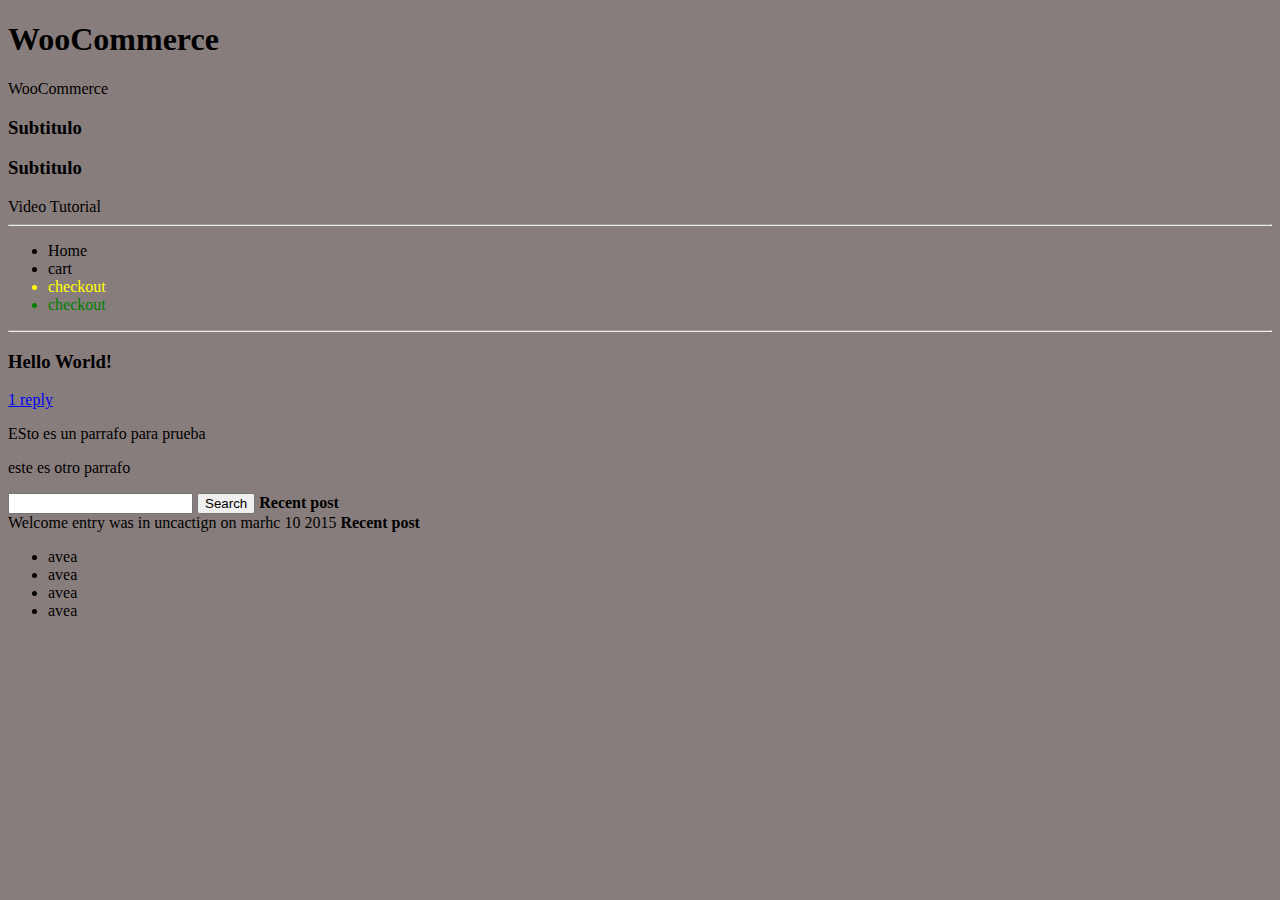
<file: 5-navegador-html-css/5.2 more/index.html>
<!DOCTYPE html>
<html lang="en">
<head>
    <meta charset="UTF-8">
    <meta name="viewport" content="width=device-width, initial-scale=1.0" type="text/css">
    <title>Document</title>
    <link rel="stylesheet" href="./styles.css"
</head>
<body>
    <!--Esto es preferible que lo guardemos dentro de una etiqueta como header-->
    <header>
    <h1 id="page-name">WooCommerce</h1>
    <span>WooCommerce</span>
    <h3> Subtitulo</h3>
    <h3> Subtitulo</h3>
    <span>Video</span>
    <span>Tutorial </span>
    <nav>
        <hr> <!--las lineas que se atraviesan-->
        <ul>
            <li>Home</li><!--lista es li-->
            <li>cart</li>
            <li id="id-main" class="element-menu">checkout</li>
            <li class="element-menu">checkout</li>
            
        </ul>
        <hr>  
    </header>
    </nav>
    <main>
        <article>
            <h3 class="article-tittle"> Hello World!</h3>
            <a href="#">1 reply</a>
            <p> ESto es un parrafo para prueba</p>
            <p> este es otro parrafo</p>
            <aside>
                <input type = "text"><!--es la caja blanca de busqueda--> 
                <button>Search </button>
                <strong> Recent post</strong>
            </aside>
            <span> Welcome entry was in uncactign on marhc 10 2015</span>
            <strong> Recent post</strong>
            <ul>
                <li>avea</li>
                <li>avea</li>
                <li>avea</li>
                <li>avea</li>
            </ul>
        </article>

    </main>
</body>
</html>
</file>
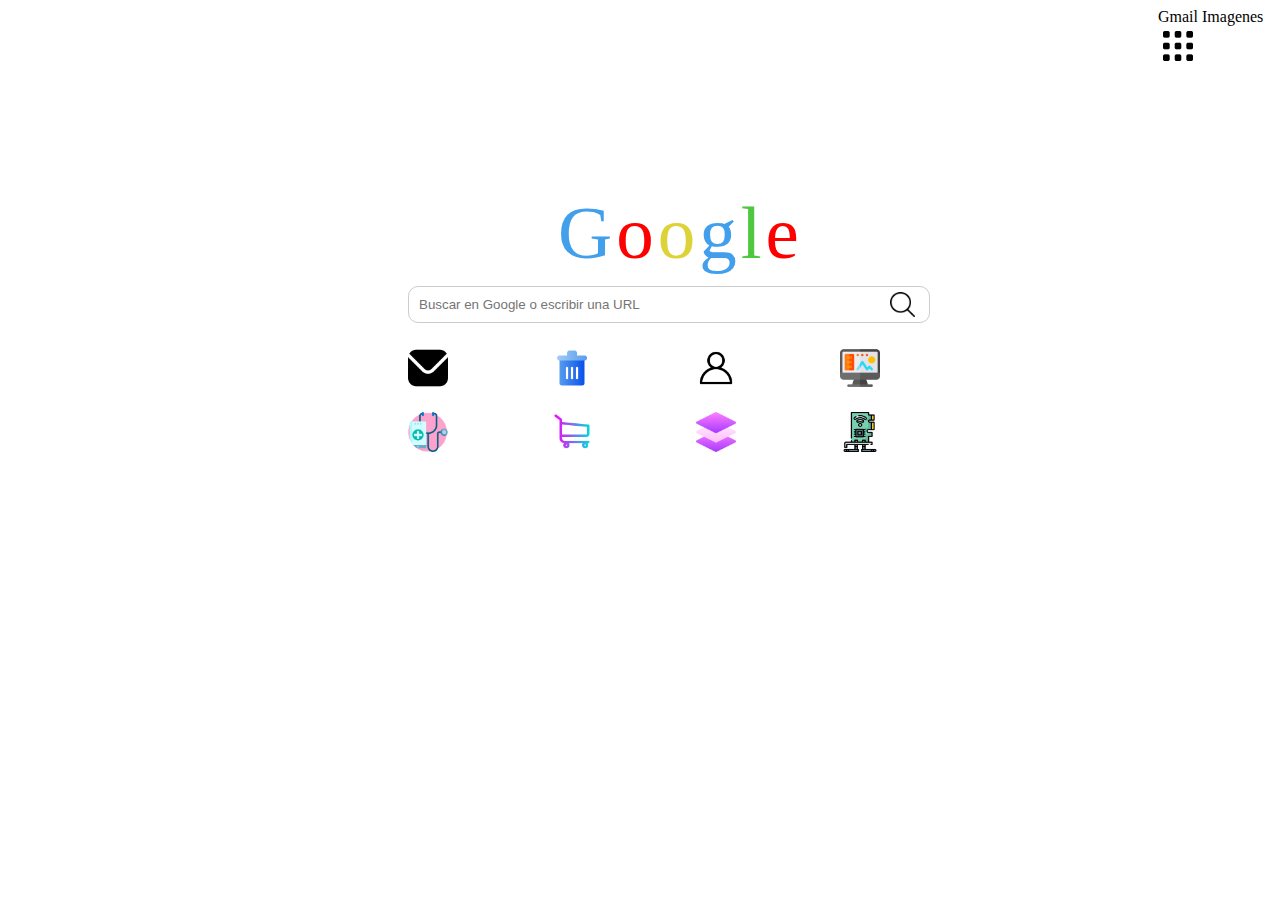
<file: 5-navegador-html-css/clongoogle/index.html>
<!DOCTYPE html>
<html lang="en">
<head>
    <meta charset="UTF-8">
    <meta name="viewport" content="width=device-width, initial-scale=1.0">
    <link rel="icon" href="/gen28-intro-a-la-web-Martin_Perez/5-navegador-html-css/clongoogle/" type="image/x-icon">
    <title>Google</title>
    <link rel="stylesheet" href="./styles.css"
</head>

<body>
    <nav class="Barra">
        <span>Gmail </span>
        <span>Imagenes</span>
        <img src="menu.png" class="logos" alt="Logo empresa" \>

    </nav>
    <article class="bodi">
    <div class="Google">
    <span class="titulo1">G</span>
    <span class="titulo2">o</span>
    <span class="titulo3">o</span>
    <span class="titulo4">g</span>
    <span class="titulo5">l</span>
    <span class="titulo6">e</span>
    </div>
                                    <!--es la caja blanca de busqueda-->
    <div class="contenedor-input">
        <section>  <input type = "text" class="Redondo" placeholder= "Buscar en Google o escribir una URL"></section>
        <img src="simbolo-de-la-interfaz-de-busqueda.png"\>
    </div>
    <article class="Logos">
        <img src="sobre.png" class="logos" alt="Logo empresa" \>
        <img src="basura.png" class="logos" alt="Logo empresa" \>
        <img src="usuario.png" class="logos" alt="Logo empresa" \>
        <img src="diseno.png" class="logos" alt="Logo empresa" \>
        <br/>
        <img src="app-medica.png" class="logos" alt="Logo empresa" \>
        <img src="carrito-de-compras.png" class="logos" alt="Logo empresa" \>
        <img src="capa.png" class="logos" alt="Logo empresa" \>
        <img src="tarjeta-de-interfaz-de-red.png" class="logos" alt="Logo empresa" \>
        
    </article>
    </article>
</body>
</html>
</file>
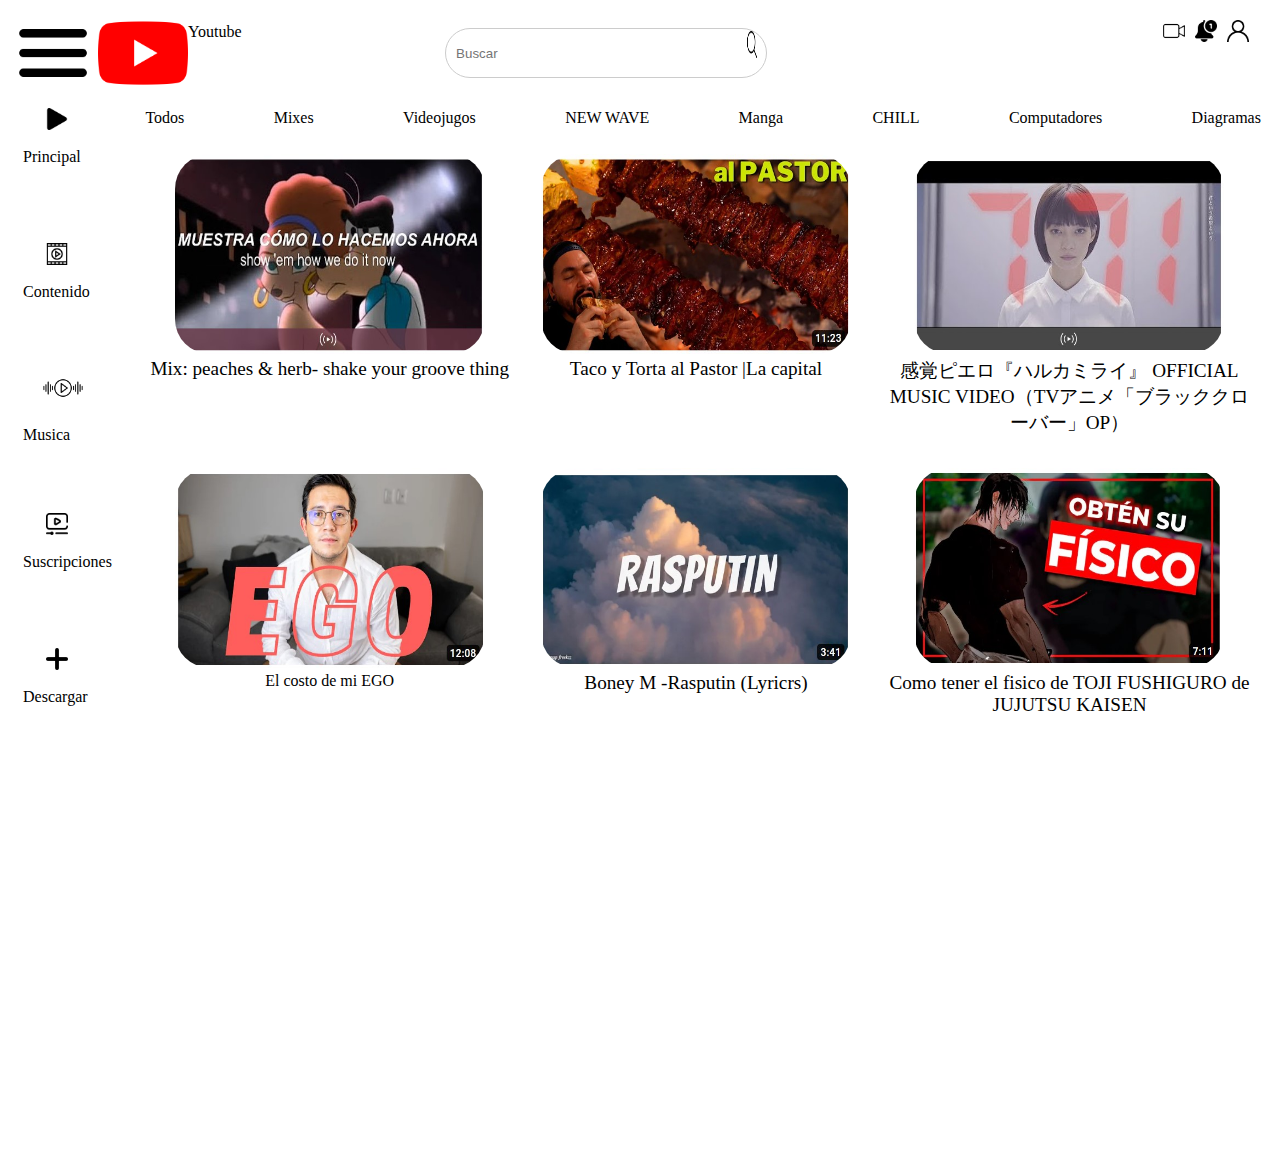
<file: 5-navegador-html-css/Youtube/index.html>
<!DOCTYPE html>
<html lang="en">
<head>
    <meta charset="UTF-8">
    <meta name="viewport" content="width=device-width, initial-scale=1.0">
    <link rel="stylesheet" href="styles.css">
    <title>Youtube</title>
</head>
<body>
    <div class="grid-layout">
        <div class="c1">
            <div class="item-barra">
                <img class="logoyutu1" src="menu.png"  alt="Logo empresa" \>
                <img class="logoyutu2" src="youtube.png"\>
                <span class="titulo1"> Youtube</span>
            </div>
            <div class="item-barra">
            <input type = "text" class="Redondo" placeholder= "Buscar ">
            <img class="busquedalogo" src="simbolo-de-la-interfaz-de-busqueda.png"\>
            </div>
            <div class="item-barra usuario">
                <img class="logoyutu3" src="camara-de-video.png"\>
                <img class="logoyutu4" src="activo.png"\>
                <img class="logoyutu5" src="usuario-1.png"\>
            </div>

        </div>
        
        <main class="grid-main">
            <div class="menu">
                <div class="Logos">
                    <div class="caja-2lateral">
                        <img src="punta-de-flecha-del-boton-de-reproduccion.png" class="logos" alt="Logo empresa" \>
                        <br>
                        <span class="Barra-lateral">Principal</span>
                    </div>
                    <div class="caja-2lateral">
                        <img src="reproductor-de-video.png" class="logos" alt="Logo empresa" \>
                        <br>
                        <span class="Barra-lateral">Contenido</span>
                    </div>
                    <div class="caja-2lateral">
                        <img src="reproductor-de-musica.png" class="logosmusica" alt="Logo empresa" \>
                        <br>
                        <span class="Barra-lateral">Musica</span>
                    </div>
                    <div class="caja-2lateral">
                        <img src="video-marketing.png" class="logos" alt="Logo empresa" \>
                        <br>
                        <span class="Barra-lateral">Suscripciones</span>
                    </div>
                    <div class="caja-2lateral">
                        <img src="anadir.png" class="logos" alt="Logo empresa" \>    
                        <br>
                        <span class="Barra-lateral">Descargar</span>
                    </div>
        
                    </div>
            </div>
            <div>
                    <div class="caja c4">
                        <span class="contenidoc4">Todos</span>
                        <span class="contenidoc4">Mixes</span>
                        <span class="contenidoc4">Videojugos</span>
                        <span class="contenidoc4">NEW WAVE</span>
                        <span class="contenidoc4">Manga</span>
                        <span class="contenidoc4">CHILL</span>
                        <span class="contenidoc4">Computadores</span>
                        <span class="contenidoc4">Diagramas</span>
                    </div>
                <div class="videos">
                    <div class="c3">
                        <div class="cajitas">
                            <img src="Screenshot_1.png" class= "imagen" alt="Logo empresa" \>    
                        <br>
                        <span class="barrabajo">Mix: peaches & herb- shake your groove thing </span>
                        </div>
                        <div class="cajitas">
                            <img src="Screenshot_2.jpg" class= "imagen" alt="Logo empresa" \>    
                            <br>
                            <span class="barrabajo">Taco y Torta al Pastor |La capital</span>
                        </div>
                        <div class="cajitas">
                            <img src="Screenshot_3.jpg" class= "imagen" alt="Logo empresa" \>    
                            <br>
                            <span class="barrabajo">感覚ピエロ『ハルカミライ』 OFFICIAL MUSIC VIDEO（TVアニメ「ブラッククローバー」OP）</span>
                        </div>
                        <div class="cajitas">
                                <img src="Screenshot_4.jpg" class= "imagen" alt="Logo empresa" \>    
                        <br>
                        <span class="Barrabajo">El costo de mi EGO</span>
                        </div>
                        <div class="cajitas">
                                <img src="Screenshot_5.jpg" class= "imagen" alt="Logo empresa" \>    
                        <br>
                        <span class="barrabajo">Boney M -Rasputin (Lyricrs)</span>
                        </div>
                        <div class="cajitas">
                                <img src="Screenshot_6.jpg" class= "imagen" alt="Logo empresa" \>    
                        <br>
                        <span class="barrabajo">Como tener el fisico de TOJI FUSHIGURO de JUJUTSU KAISEN</span>
                        </div>
                    </div>
                </div>
            </div>
        </main>
        
        
    
    </div>
</body>
</html>
</file>
<file: 5-navegador-html-css/5.2 more/styles.css>
body{
    background-color: rgb(136, 125, 125);
}
#page-name:hover{
    color: rgb(1, 100, 300);
};



.article-tittle{
    color: red;
}
#id-main{
color: yellow;
}
.element-menu{
color: green;
}

span::first-letter{
    display: block;
    font-size: 10;
}
</file>
<file: 5-navegador-html-css/clongoogle/styles.css>
body{
    background-color: rgb(255, 255, 255);
}
.titulo1{
    color: hsl(207, 81%, 59%);
    font-size: 75px;
    width: 300px; /* Ancho deseado del elemento */

        
}
.titulo2{
    color: red;
    font-size: 75px;
    
    
}
.titulo3{
    color: rgb(221, 210, 55);
    font-size: 75px;
}
.titulo4{
    color: hsl(207, 81%, 59%);
    font-size: 75px;
}
.titulo5{
    color: rgb(80, 199, 64);
    font-size: 75px;
}
.titulo6{
    color: red;
    font-size: 75px;
}
.Barra{
    padding-left: 1150px;
    
}
.bodi{
    padding-top: 100px;
    padding-left: 400px;
}

.Google{
    padding-left: 150px;
}
.Logos{
    padding-top: 25px;
}
.logos{
    width: 40px; /* Ajusta el ancho de la imagen a 300 píxeles */
    height: auto; /* Mantén la proporción original de la imagen */
    padding-right: 100px;
    padding-bottom: 20px;
}

.Redondo {
    padding: 10px;
    width: 500px;
    border-radius: 10px; /* Puedes ajustar el valor según el tamaño de redondez que desees */
    border: 1px solid #ccc;
    outline: none; /* Para quitar el borde de enfoque en algunos navegadores */
}
.contenedor-input {
    padding-top: 10px;
    display: flex;
    align-items: center;
}

.contenedor-input img {
  width: 25px; /* Ajusta el tamaño de la imagen según tus necesidades */
  margin-left: -40px; /* Mueve la imagen hacia la izquierda para que se superponga ligeramente con el campo de entrada */
}
</file>
<file: 5-navegador-html-css/Youtube/styles.css>
body{
    background-color: rgb(255, 255, 255);
    height: 100%;
}
.caja{
    border: 1px solid rgb(255, 255, 255);
    background-color: rgb(255, 255, 255);
    /*margin: 15px; el espacio entre cada contenedor*/
    text-align:center; /*alinea el texto en eje "x"*/
    /*para no usar esto ya que crea mucho problemas "float: left;" usaremos display: grid */
    width: auto;
    }
.grid-layout{
    display: grid;
    grid-template-columns: 1fr ;/*cuantas columnas queremos*/
    grid-template-rows: 10vh 10vh  80vh;
    min-height: 100vh; /*hace que se ocupe el 100 del tamaño de la pantalla */
    
}
.item-barra{
    display: flex;
    width: 33%;
}
.c1{
    width: 100%;
    display: flex;
    border: 1px;
}
.logoyutu1{
    display: flex;
    justify-content: flex-start; /*lo mande al lado izquierdo de la fila*/
}
.logoyutu2{
    display: flex;
    justify-content: flex-start; /*lo mande al lado izquierdo de la fila*/
}
.titulo1{
    padding-top: 15px;
    padding-right: 175px;
}
.Redondo {
    padding: 10px;
    width: 300px;
    border-radius: 40px; /* Puedes ajustar el valor según el tamaño de redondez que desees */
    border: 1px solid #ccc;
    margin: 20px;
}
.busquedalogo{
    width: 10px;
    height: 3vh;
    margin-top: 23px ;
    margin-left: -40px;
}
.logoyutu3{
    width: 22px;
    height: 22px;
    margin-top: 12px;
    margin-right: 10px;
    line-height: 10vh;
}
.logoyutu4{
    width: 22px;
    height: 22px;
    margin-top: 12px;
    margin-right: 10px;
    line-height: 10vh;
    
}
.logoyutu5{
    width: 22px;
    height: 22px;
    margin-top: 12px;
    padding-right: 10px;
    line-height: 10vh;
}
.usuario{
    justify-content: end;
}


.grid-main{
    display: grid;
    grid-template-columns: 10% 90%;/*este grid separa el menu lateral y la caja de videos*/
    
}
.caja-2lateral{
    display: grid;
    grid-template-columns: auto;
    height: 15vh;
}
.logos{
    width: 22px;
    height: 22px;
    padding-top: 10px;
    padding-inline-start: 30%;
}
.logosmusica{
    width: 40px;
    height: 40px;
    padding-left: 35px;
}
.Barra-lateral{
    padding-bottom: 50vh;
    padding-left: 15px;
}
.c4{
    display: flex;
    justify-content: space-between;
    margin: 10px;
}
.contenidoc4{
    align-items: space-between;
}
.c3{
background-color: rgb(255, 255, 255);
display: grid;
grid-template-columns: auto auto auto;
}
.cajitas{
    border: 1px solid white;
    margin: 15px;
    text-align: center;
}
.imagen{
    border-radius: 35px;
    width:  310px;
    height: 200px;
}
.barrabajo{

font-size: larger;
}
</file>
